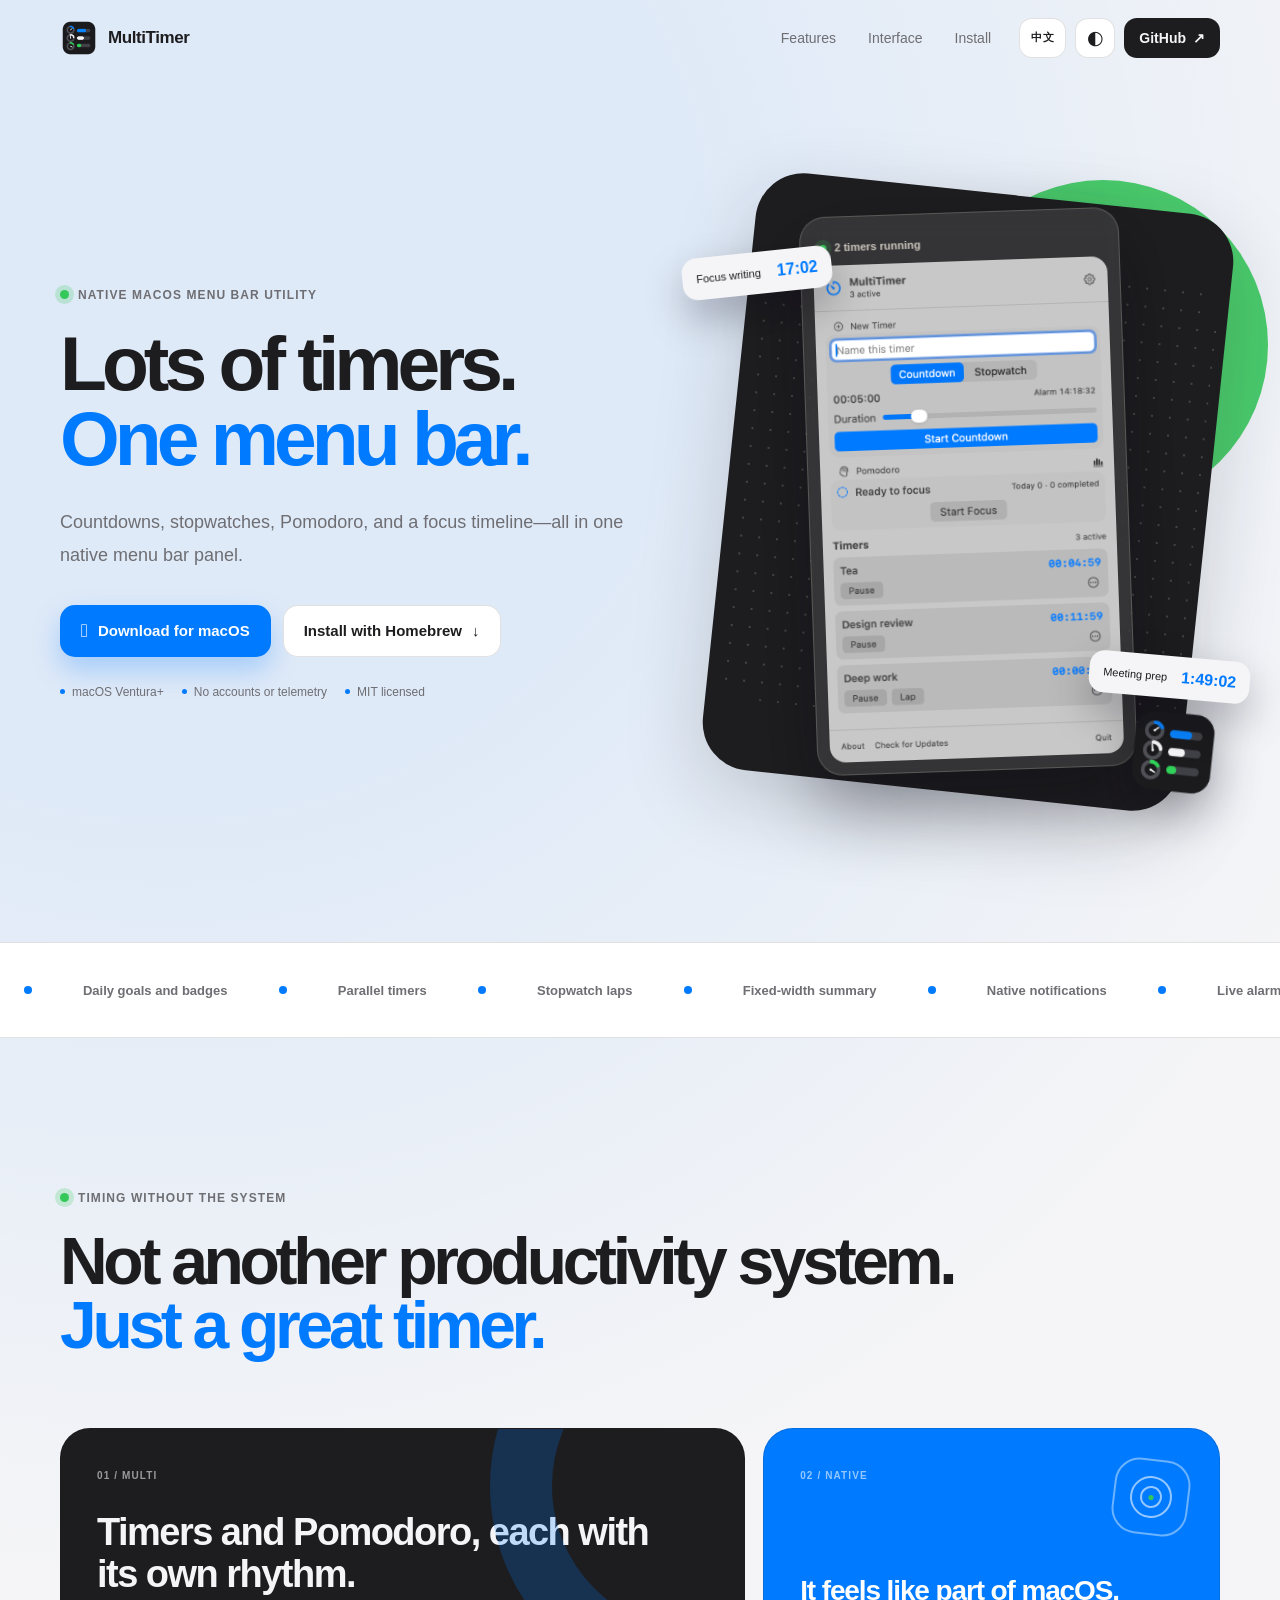
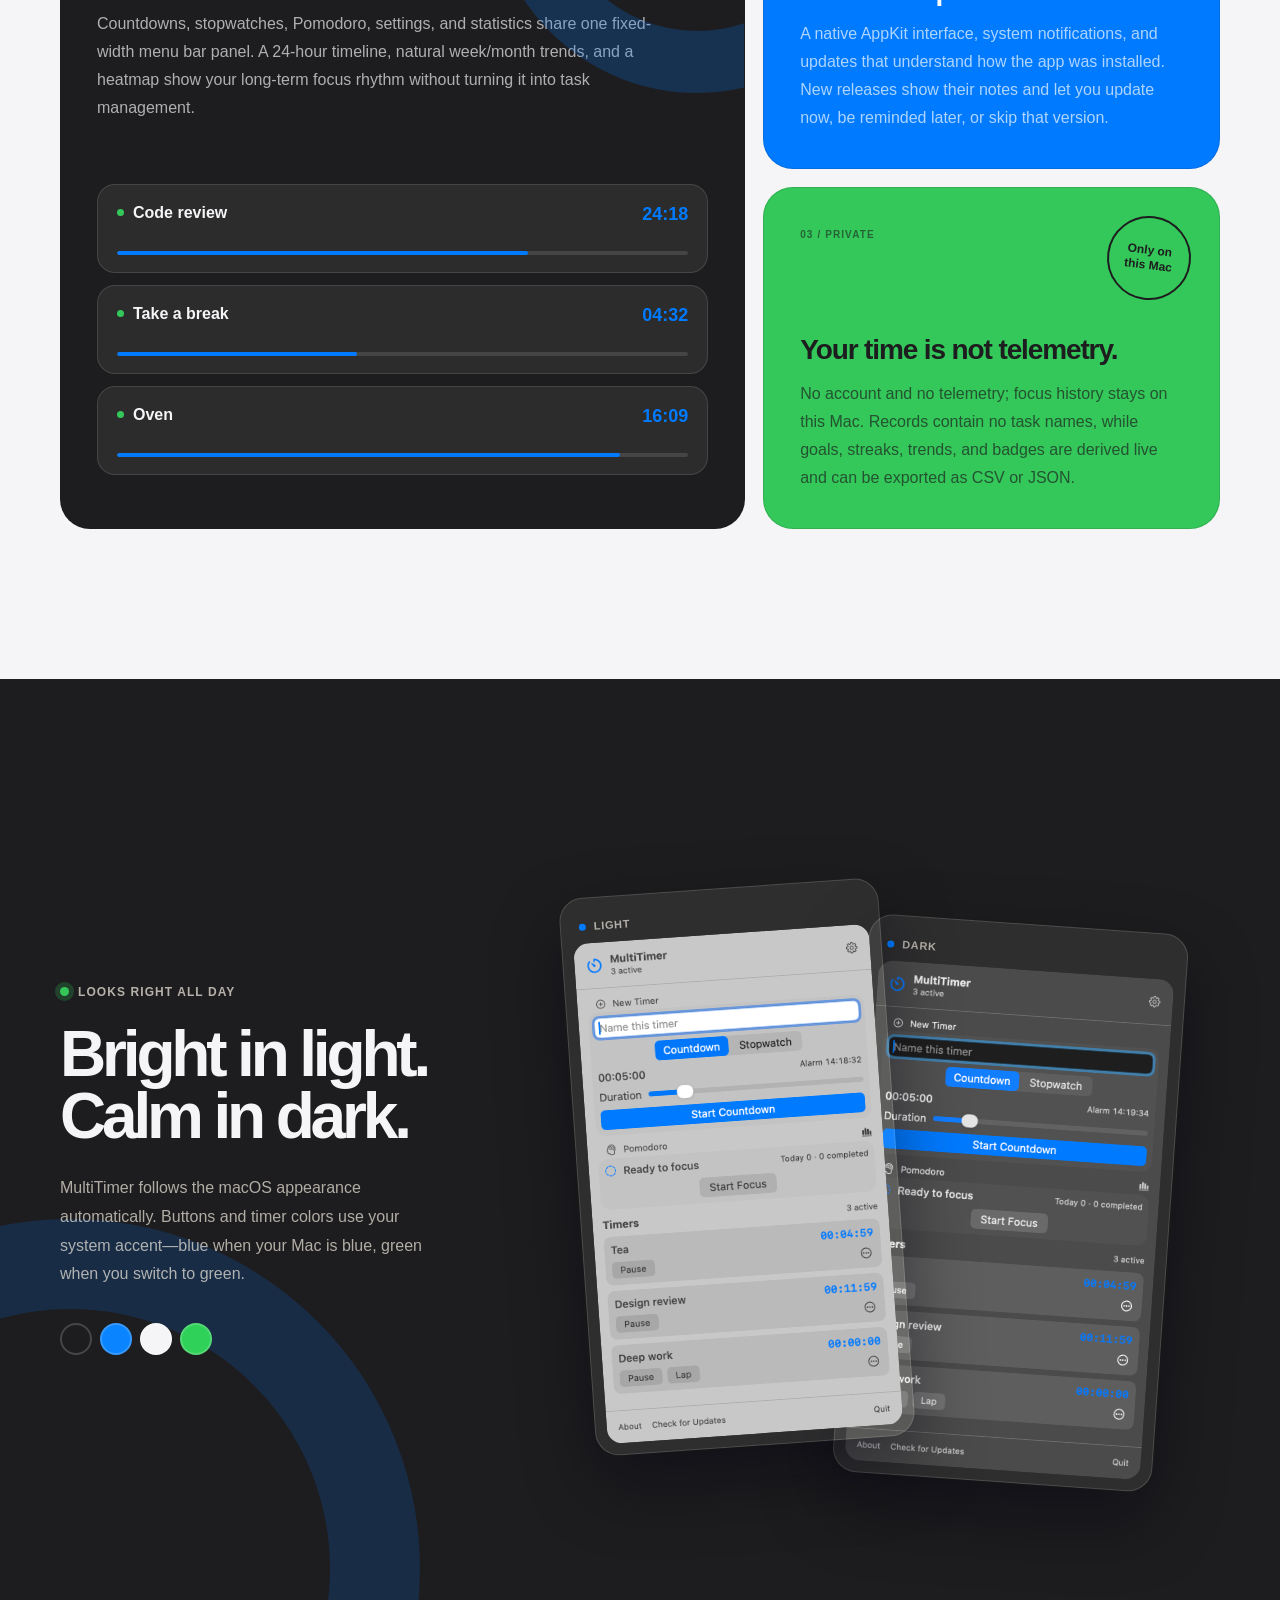
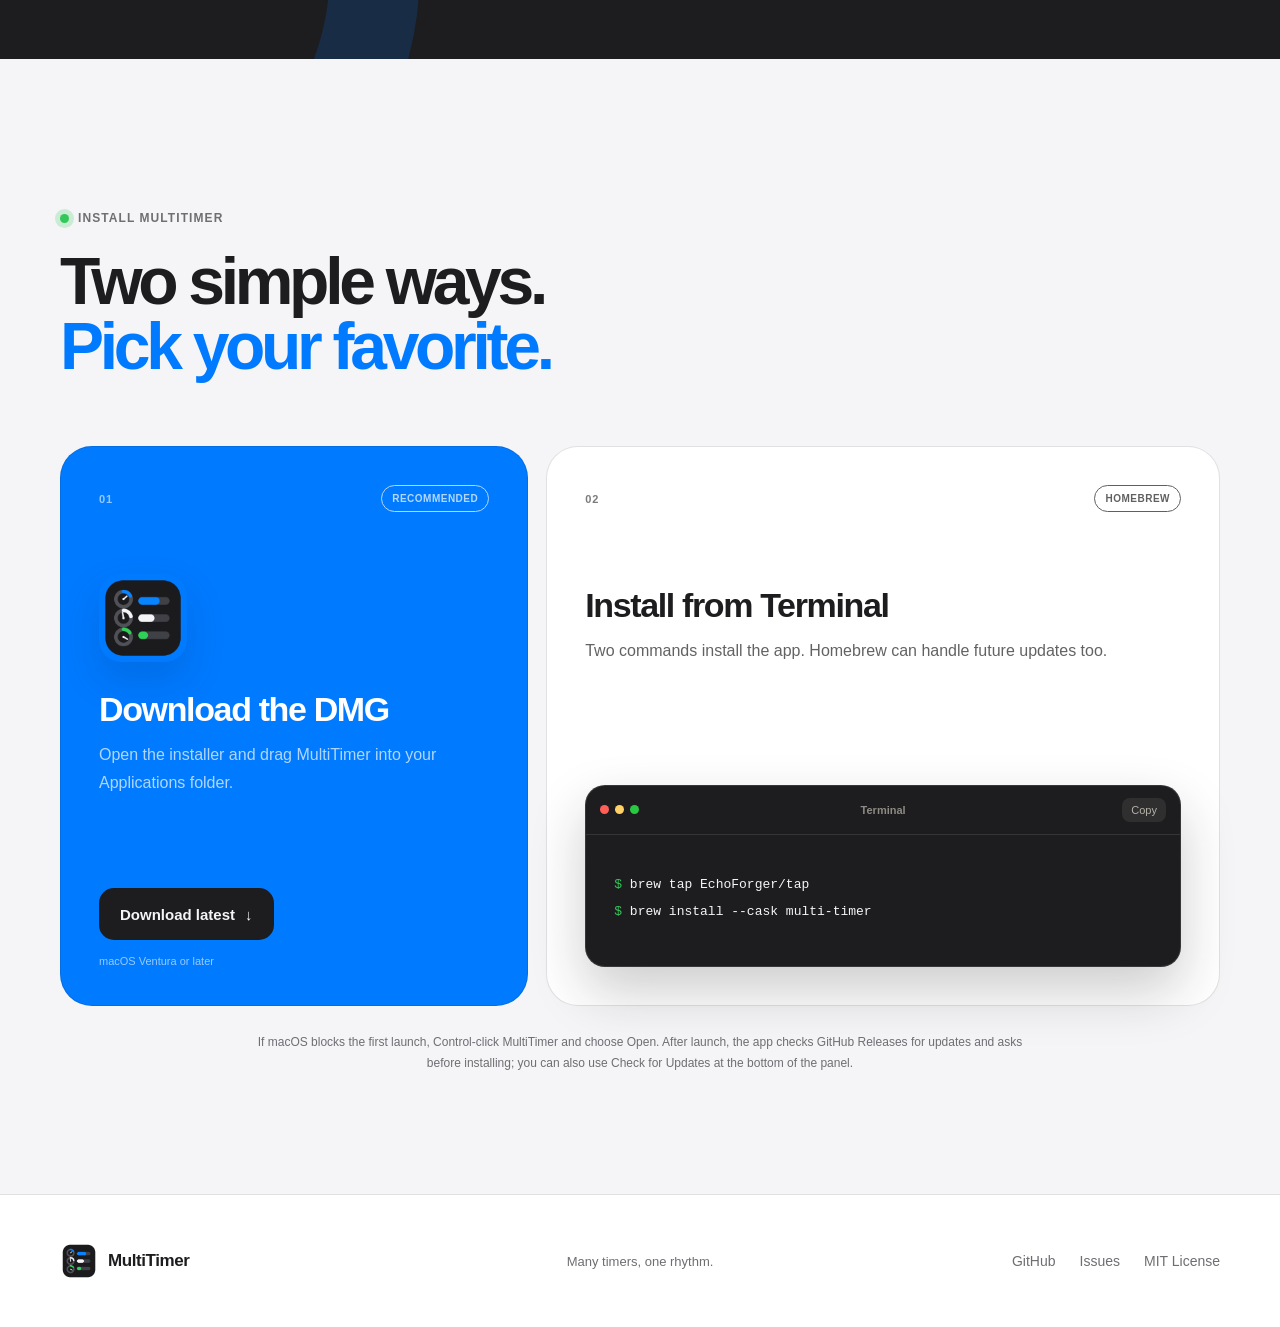
<file: index.html>
<!doctype html>
<html lang="zh-CN">
  <head>
    <meta charset="UTF-8">
    <meta name="viewport" content="width=device-width, initial-scale=1">
    <meta name="theme-color" content="#f5f5f7">
    <meta name="description" content="MultiTimer 是一款轻巧、原生的 macOS 菜单栏多任务倒计时器，内置番茄钟、长期趋势和专注时间线。">
    <meta property="og:type" content="website">
    <meta property="og:title" content="MultiTimer — 多个倒计时，一个节奏">
    <meta property="og:description" content="同时管理工作、休息和生活节奏。原生、本地、开源。">
    <meta property="og:url" content="https://echoforger.github.io/multi-timer/">
    <meta property="og:image" content="https://echoforger.github.io/multi-timer/og.png">
    <meta property="og:image:width" content="1200">
    <meta property="og:image:height" content="630">
    <meta name="twitter:card" content="summary_large_image">
    <link rel="canonical" href="https://echoforger.github.io/multi-timer/">
    <link rel="alternate" hreflang="zh-Hans" href="https://echoforger.github.io/multi-timer/">
    <link rel="alternate" hreflang="en" href="https://echoforger.github.io/multi-timer/en/">
    <link rel="alternate" hreflang="x-default" href="https://echoforger.github.io/multi-timer/">
    <link rel="icon" href="assets/app-icon.png">
    <title>MultiTimer — 原生 macOS 多任务倒计时</title>
    <script>
      (() => {
        try {
          const savedLanguage = localStorage.getItem("multitimer-language");
          const browserLanguage = (navigator.languages?.[0] || navigator.language || "").toLowerCase();
          if (savedLanguage === "en" || (!savedLanguage && !browserLanguage.startsWith("zh"))) {
            window.location.replace(`en/${window.location.hash}`);
            return;
          }
        } catch {}
        const systemDark = window.matchMedia("(prefers-color-scheme: dark)").matches;
        document.documentElement.dataset.theme = systemDark ? "dark" : "light";
      })();
    </script>
    <link rel="stylesheet" href="styles.css">
    <script src="script.js" defer></script>
  </head>
  <body>
    <a class="skip-link" href="#main">跳到主要内容</a>

    <header class="site-header">
      <nav class="nav shell" aria-label="主导航">
        <a class="brand" href="#top" aria-label="MultiTimer 首页">
          <img src="assets/app-icon.png" alt="" width="38" height="38">
          <span>MultiTimer</span>
        </a>

        <div class="nav-links">
          <a href="#why">特性</a>
          <a href="#interface">界面</a>
          <a href="#install">安装</a>
        </div>

        <div class="nav-actions">
          <a class="language-toggle" href="en/" lang="en" hreflang="en" data-language="en" aria-label="View this website in English" title="English">
            EN
          </a>
          <button class="theme-toggle" type="button" aria-label="切换深浅主题" title="切换深浅主题" data-light-label="切换到浅色主题" data-dark-label="切换到深色主题">
            <span class="theme-icon" aria-hidden="true">◐</span>
          </button>
          <a class="github-link" href="https://github.com/EchoForger/multi-timer" target="_blank" rel="noreferrer">
            GitHub <span aria-hidden="true">↗</span>
          </a>
        </div>
      </nav>
    </header>

    <main id="main">
      <section class="hero shell" id="top">
        <div class="hero-copy reveal">
          <p class="eyebrow"><span></span> 原生 macOS 菜单栏工具</p>
          <h1>倒计时很多，<br><em>菜单栏一个就够。</em></h1>
          <p class="hero-lede">倒计时、秒表、番茄钟和专注时间线，都在一个原生菜单栏面板里。</p>
          <div class="hero-actions">
            <a class="button button-primary" href="https://github.com/EchoForger/multi-timer/releases/latest" target="_blank" rel="noreferrer">
              <span class="apple-mark" aria-hidden="true"></span> 下载 macOS 版
            </a>
            <a class="button button-secondary" href="#brew">Homebrew 安装 <span aria-hidden="true">↓</span></a>
          </div>
          <div class="hero-meta" aria-label="项目特点">
            <span><i></i> macOS Ventura+</span>
            <span><i></i> 无账户与遥测</span>
            <span><i></i> MIT 开源</span>
          </div>
        </div>

        <div class="hero-art reveal" aria-label="MultiTimer 软件界面预览">
          <div class="art-grid" aria-hidden="true"></div>
          <div class="time-chip chip-one" aria-hidden="true"><span>专注写作</span><b>17:02</b></div>
          <div class="time-chip chip-two" aria-hidden="true"><span>会议准备</span><b>1:49:02</b></div>
          <div class="app-shot-frame">
            <div class="shot-label"><i></i> 2 个任务进行中</div>
            <img
              class="product-shot"
              src="light.png"
              data-light-src="light.png"
              data-dark-src="dark.png"
              alt="MultiTimer 同时运行番茄钟、倒计时和秒表的界面"
              width="316"
              height="535"
            >
          </div>
          <img class="floating-app-icon" src="assets/app-icon.png" alt="" width="92" height="92" aria-hidden="true">
        </div>
      </section>

      <section class="ticker" aria-label="核心能力">
        <div class="ticker-track">
          <span>独立番茄钟 <i></i></span>
          <span>24 小时专注时间线 <i></i></span>
          <span>周月专注趋势 <i></i></span>
          <span>每日目标与徽章 <i></i></span>
          <span>多路并行 <i></i></span>
          <span>秒表计圈 <i></i></span>
          <span>等宽菜单栏摘要 <i></i></span>
          <span>原生通知 <i></i></span>
          <span>动态响铃时间 <i></i></span>
          <span>自动恢复 <i></i></span>
          <span>深浅模式 <i></i></span>
          <span>完全本地 <i></i></span>
        </div>
      </section>

      <section class="section shell">
        <div class="section-intro reveal" id="why">
          <p class="eyebrow"><span></span> 专心把计时做好</p>
          <h2>不是又一个时间管理系统。<br><em>就是一个好用的计时器。</em></h2>
        </div>

        <div class="feature-grid">
          <article class="feature feature-main reveal">
            <span class="feature-index">01 / MULTI</span>
            <h3>计时器与番茄钟，各有自己的节奏。</h3>
            <p>倒计时、秒表、番茄钟、设置与统计都在同一个固定宽度面板中管理；24 小时时间线、周月趋势和热力图记录你的长期专注节奏。</p>
            <div class="mini-timers" aria-hidden="true">
              <div><span><i></i>代码审查</span><b>24:18</b><em style="--p:72%"></em></div>
              <div><span><i></i>休息一下</span><b>04:32</b><em style="--p:42%"></em></div>
              <div><span><i></i>烤箱</span><b>16:09</b><em style="--p:88%"></em></div>
            </div>
          </article>

          <article class="feature feature-native reveal">
            <span class="feature-index">02 / NATIVE</span>
            <div class="native-symbol" aria-hidden="true"><span>●</span></div>
            <h3>它就像 macOS 的一部分。</h3>
            <p>原生 AppKit 界面、系统通知和安装来源感知更新。启动时通过 GitHub Release 检查并显示新版特性，由你选择立即更新、稍后提醒或跳过版本。</p>
          </article>

          <article class="feature feature-private reveal">
            <span class="feature-index">03 / PRIVATE</span>
            <div class="private-badge" aria-hidden="true">只在<br>这台 Mac</div>
            <h3>你的时间，不是遥测数据。</h3>
            <p>不需要账户，没有遥测，专注历史永久保存在本机。记录不包含任务名称；每日目标、连续达成、趋势与徽章都由原始时间记录实时计算，并可导出 CSV 或 JSON。</p>
          </article>
        </div>
      </section>

      <section class="interface-section">
        <div class="shell interface-grid">
          <div class="interface-copy reveal" id="interface">
            <p class="eyebrow light"><span></span> 一天都好看</p>
            <h2>浅色清醒，<br>深色安静。</h2>
            <p>MultiTimer 自动跟随 macOS 的深浅外观；按钮和计时颜色使用系统强调色。系统是蓝色，它就是蓝色；换成绿色，它也会一起变化。</p>
            <div class="palette" aria-label="系统配色">
              <i title="深色外观"></i><i title="系统蓝"></i><i title="浅色外观"></i><i title="系统绿"></i>
            </div>
          </div>
          <div class="dual-shots reveal" aria-label="MultiTimer 浅色和深色界面">
            <figure class="shot-card shot-light">
              <figcaption><span></span> Light</figcaption>
              <img src="light.png" alt="MultiTimer 浅色紧凑界面" width="316" height="535">
            </figure>
            <figure class="shot-card shot-dark">
              <figcaption><span></span> Dark</figcaption>
              <img src="dark.png" alt="MultiTimer 深色紧凑界面" width="316" height="535">
            </figure>
          </div>
        </div>
      </section>

      <section class="install-section shell">
        <div class="install-heading reveal" id="install">
          <p class="eyebrow"><span></span> 安装 MultiTimer</p>
          <h2>两种安装方式。<br><em>选你顺手的。</em></h2>
        </div>

        <div class="install-grid">
          <article class="install-option download-option reveal">
            <div class="option-top">
              <span class="option-number">01</span>
              <span class="option-pill">推荐</span>
            </div>
            <img src="assets/app-icon.png" alt="MultiTimer 图标" width="88" height="88">
            <h3>下载 DMG</h3>
            <p>打开安装包，将 MultiTimer 拖入“应用程序”文件夹。</p>
            <a class="button button-dark" href="https://github.com/EchoForger/multi-timer/releases/latest" target="_blank" rel="noreferrer">
              下载最新版 <span aria-hidden="true">↓</span>
            </a>
            <small>macOS Ventura 或更高版本</small>
          </article>

          <article class="install-option brew-option reveal" id="brew">
            <div class="option-top">
              <span class="option-number">02</span>
              <span class="option-pill">Homebrew</span>
            </div>
            <h3>用终端安装</h3>
            <p>两行命令完成安装，以后也可以通过 Homebrew 直接更新。</p>
            <div class="terminal" aria-label="Homebrew 安装命令">
              <div class="terminal-bar">
                <span><i></i><i></i><i></i></span>
                <b>Terminal</b>
                <button class="copy-button" type="button" data-copy="brew tap EchoForger/tap&#10;brew install --cask multi-timer" data-copy-label="复制" data-copy-success="已复制" data-copy-error="复制失败" aria-label="复制 Homebrew 安装命令">复制</button>
              </div>
              <pre><code><span>$</span> brew tap EchoForger/tap
<span>$</span> brew install --cask multi-timer</code></pre>
            </div>
          </article>
        </div>

        <p class="first-open reveal">首次打开若被 macOS 拦截，请右键 MultiTimer 并选择“打开”。应用启动后会通过 GitHub Release 检查更新，发现新版时由你确认是否安装；也可通过面板底部的“检查更新”手动检查。</p>
      </section>
    </main>

    <footer class="site-footer">
      <div class="shell footer-inner">
        <a class="brand" href="#top" aria-label="返回顶部">
          <img src="assets/app-icon.png" alt="" width="38" height="38">
          <span>MultiTimer</span>
        </a>
        <p>多个倒计时，一个节奏。</p>
        <div class="footer-links">
          <a href="https://github.com/EchoForger/multi-timer" target="_blank" rel="noreferrer">GitHub</a>
          <a href="https://github.com/EchoForger/multi-timer/issues" target="_blank" rel="noreferrer">Issues</a>
          <a href="https://github.com/EchoForger/multi-timer/blob/master/LICENSE" target="_blank" rel="noreferrer">MIT License</a>
        </div>
      </div>
    </footer>
  </body>
</html>
</file>
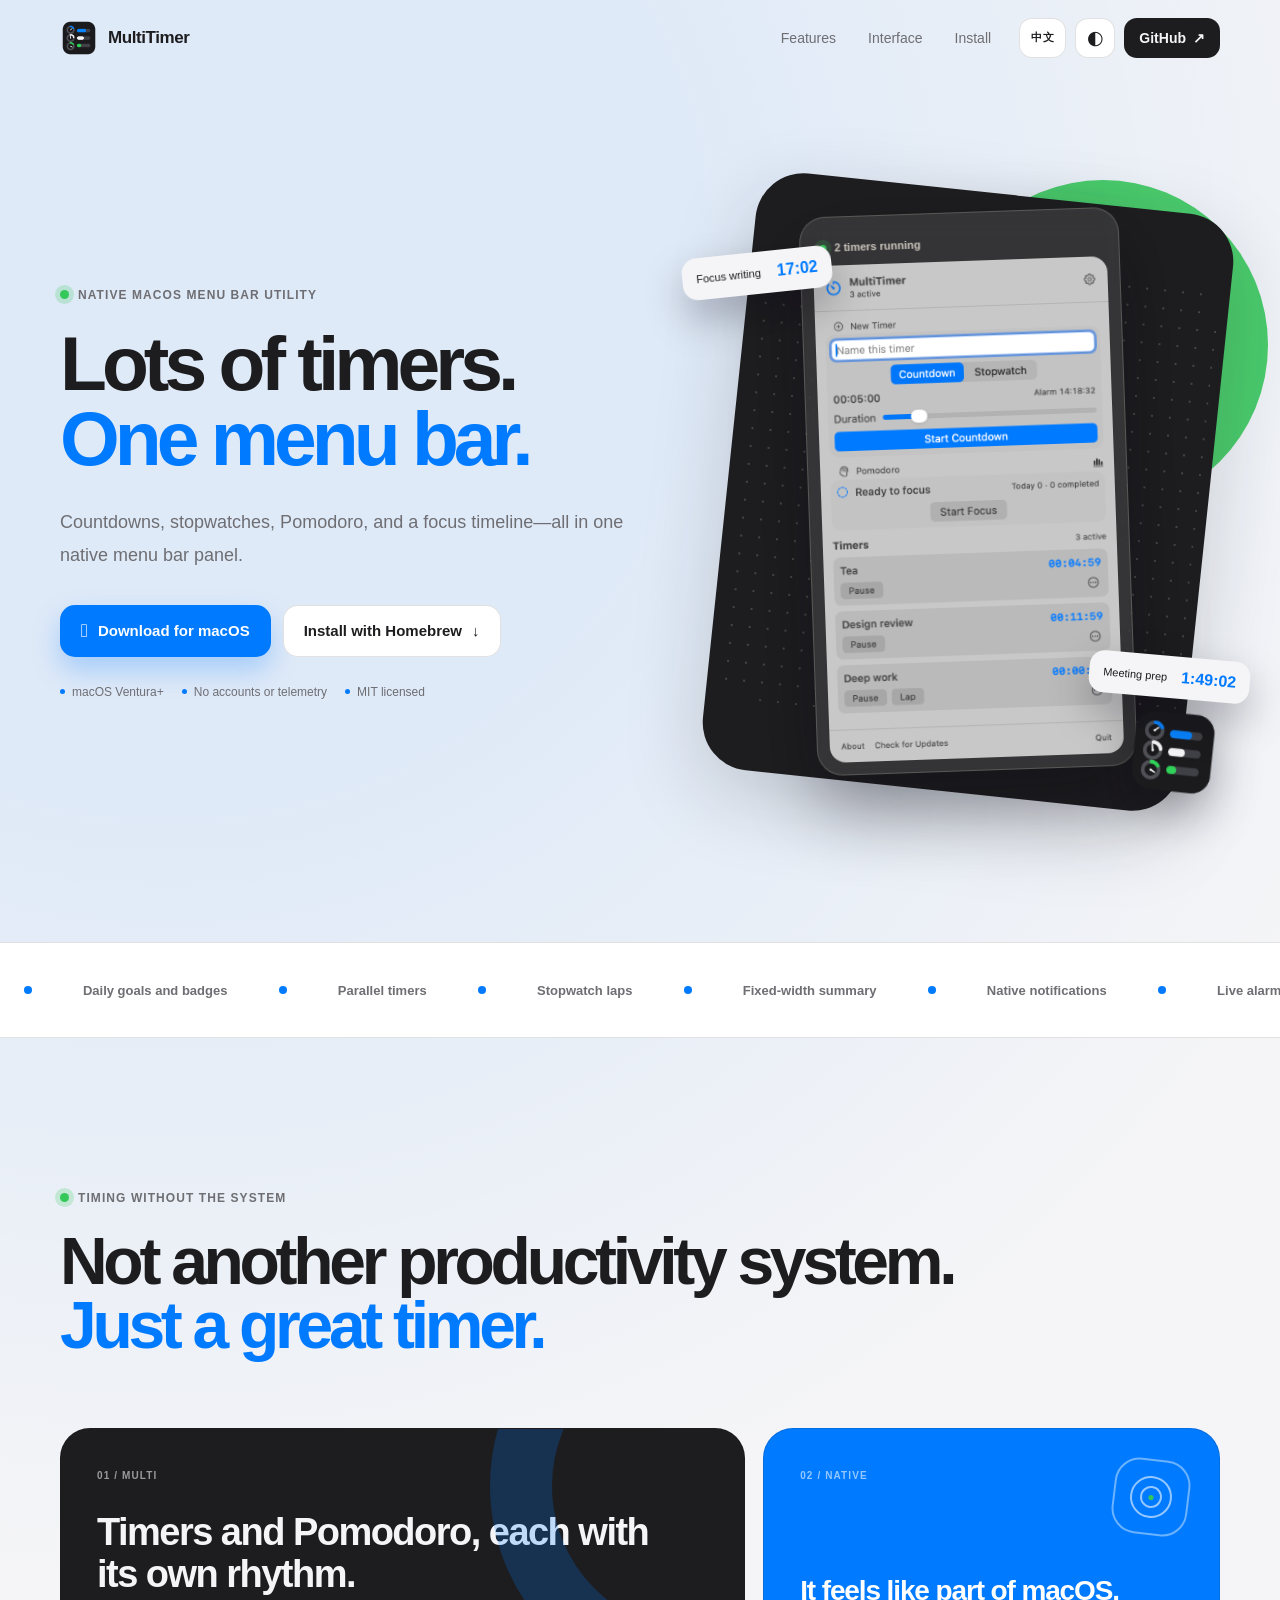
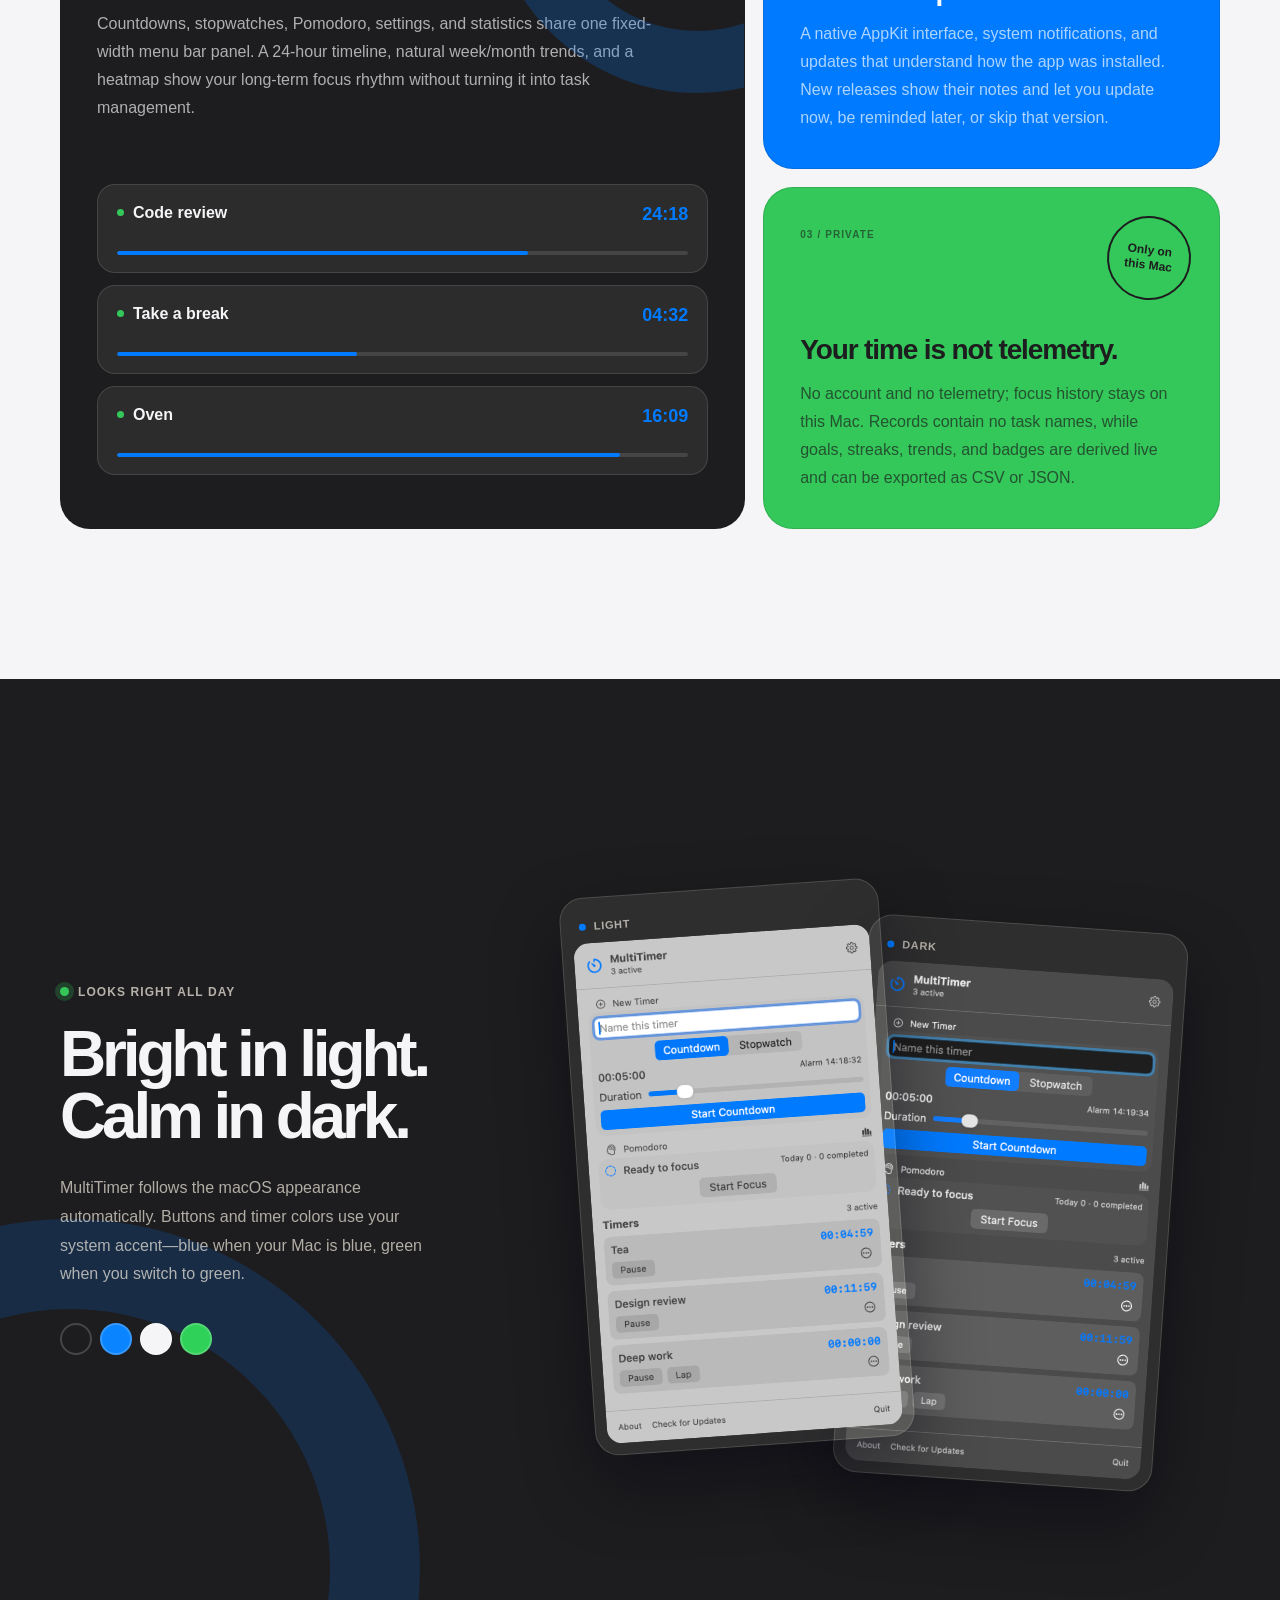
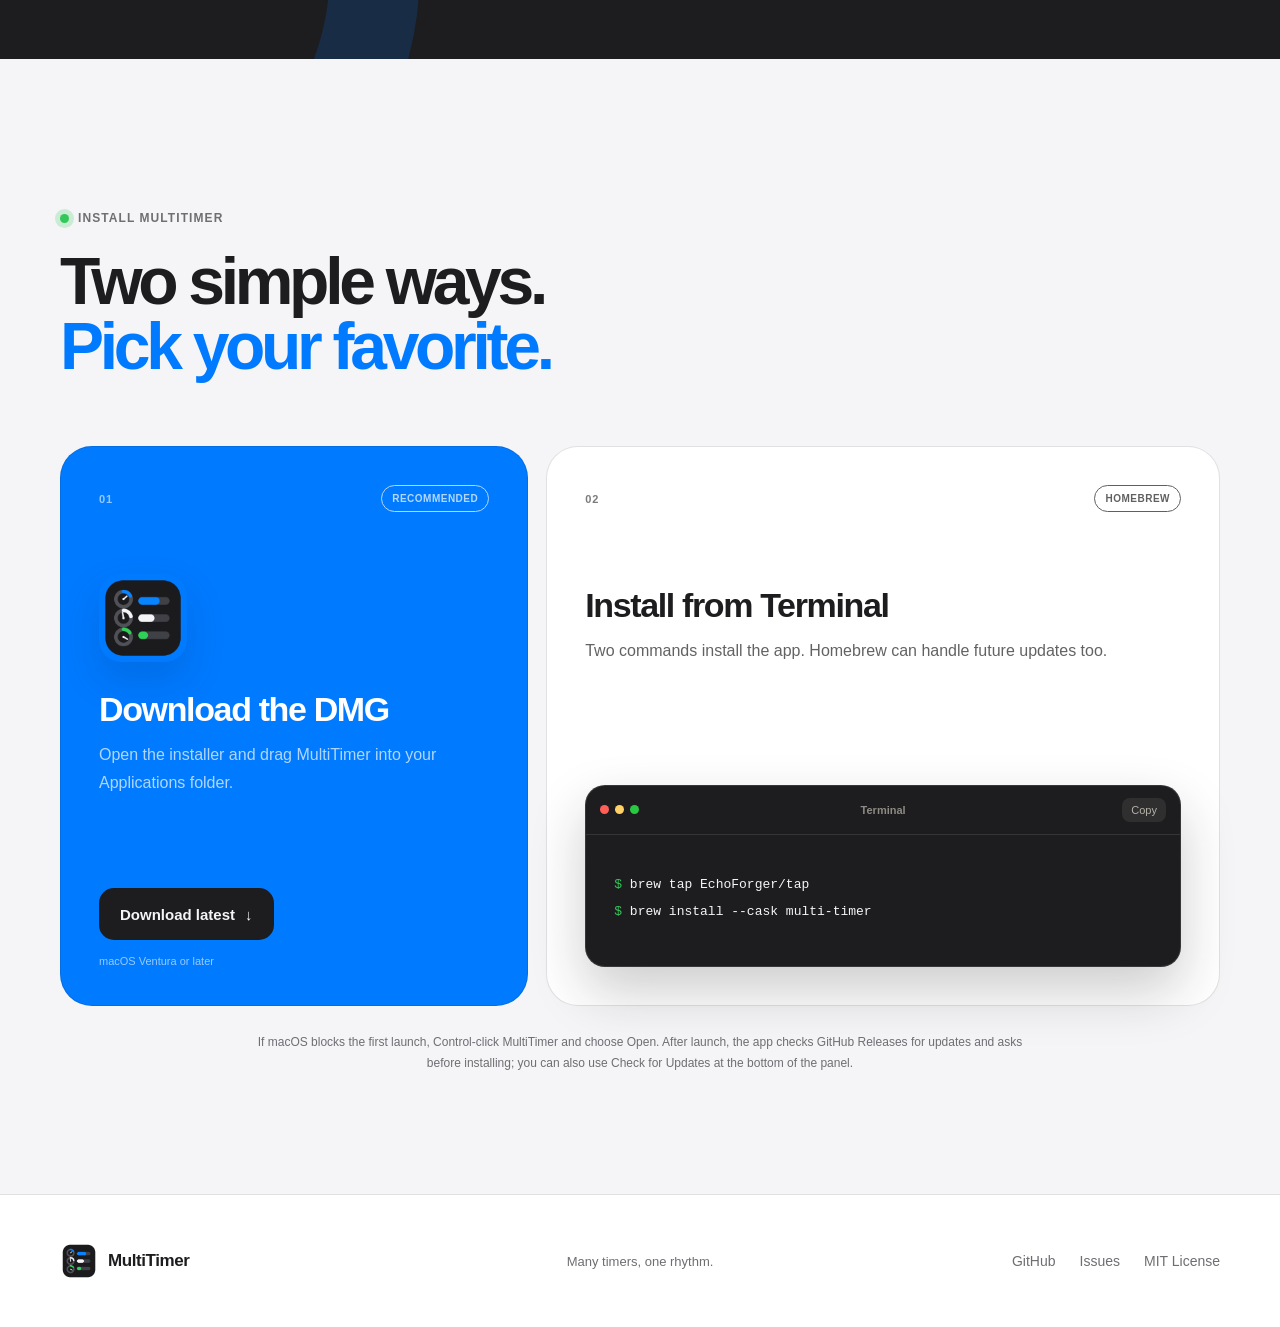
<file: en/index.html>
<!doctype html>
<html lang="en">
  <head>
    <meta charset="UTF-8">
    <meta name="viewport" content="width=device-width, initial-scale=1">
    <meta name="theme-color" content="#f5f5f7">
    <meta name="description" content="MultiTimer is a lightweight native macOS menu bar timer with Pomodoro, long-term trends, and a 24-hour focus timeline.">
    <meta property="og:type" content="website">
    <meta property="og:title" content="MultiTimer — Many timers, one rhythm">
    <meta property="og:description" content="Keep work, breaks, meetings, and everyday tasks on time. Native, local, and open source.">
    <meta property="og:url" content="https://echoforger.github.io/multi-timer/en/">
    <meta property="og:image" content="https://echoforger.github.io/multi-timer/og.png">
    <meta property="og:image:width" content="1200">
    <meta property="og:image:height" content="630">
    <meta name="twitter:card" content="summary_large_image">
    <link rel="canonical" href="https://echoforger.github.io/multi-timer/en/">
    <link rel="alternate" hreflang="zh-Hans" href="https://echoforger.github.io/multi-timer/">
    <link rel="alternate" hreflang="en" href="https://echoforger.github.io/multi-timer/en/">
    <link rel="alternate" hreflang="x-default" href="https://echoforger.github.io/multi-timer/">
    <link rel="icon" href="../assets/app-icon.png">
    <title>MultiTimer — Native multiple timers for macOS</title>
    <script>
      (() => {
        const systemDark = window.matchMedia("(prefers-color-scheme: dark)").matches;
        document.documentElement.dataset.theme = systemDark ? "dark" : "light";
      })();
    </script>
    <link rel="stylesheet" href="../styles.css">
    <script src="../script.js" defer></script>
  </head>
  <body>
    <a class="skip-link" href="#main">Skip to main content</a>

    <header class="site-header">
      <nav class="nav shell" aria-label="Main navigation">
        <a class="brand" href="#top" aria-label="MultiTimer home">
          <img src="../assets/app-icon.png" alt="" width="38" height="38">
          <span>MultiTimer</span>
        </a>

        <div class="nav-links">
          <a href="#why">Features</a>
          <a href="#interface">Interface</a>
          <a href="#install">Install</a>
        </div>

        <div class="nav-actions">
          <a class="language-toggle" href="../" lang="zh-Hans" hreflang="zh-Hans" data-language="zh" aria-label="用简体中文查看此网站" title="简体中文">
            中文
          </a>
          <button class="theme-toggle" type="button" aria-label="Switch appearance" title="Switch appearance" data-light-label="Switch to light appearance" data-dark-label="Switch to dark appearance">
            <span class="theme-icon" aria-hidden="true">◐</span>
          </button>
          <a class="github-link" href="https://github.com/EchoForger/multi-timer" target="_blank" rel="noreferrer">
            GitHub <span aria-hidden="true">↗</span>
          </a>
        </div>
      </nav>
    </header>

    <main id="main">
      <section class="hero shell" id="top">
        <div class="hero-copy reveal">
          <p class="eyebrow"><span></span> Native macOS menu bar utility</p>
          <h1>Lots of timers.<br><em>One menu bar.</em></h1>
          <p class="hero-lede">Countdowns, stopwatches, Pomodoro, and a focus timeline—all in one native menu bar panel.</p>
          <div class="hero-actions">
            <a class="button button-primary" href="https://github.com/EchoForger/multi-timer/releases/latest" target="_blank" rel="noreferrer">
              <span class="apple-mark" aria-hidden="true"></span> Download for macOS
            </a>
            <a class="button button-secondary" href="#brew">Install with Homebrew <span aria-hidden="true">↓</span></a>
          </div>
          <div class="hero-meta" aria-label="Project highlights">
            <span><i></i> macOS Ventura+</span>
            <span><i></i> No accounts or telemetry</span>
            <span><i></i> MIT licensed</span>
          </div>
        </div>

        <div class="hero-art reveal" aria-label="MultiTimer interface preview">
          <div class="art-grid" aria-hidden="true"></div>
          <div class="time-chip chip-one" aria-hidden="true"><span>Focus writing</span><b>17:02</b></div>
          <div class="time-chip chip-two" aria-hidden="true"><span>Meeting prep</span><b>1:49:02</b></div>
          <div class="app-shot-frame">
            <div class="shot-label"><i></i> 2 timers running</div>
            <img
              class="product-shot"
              src="../light.png"
              data-light-src="../light.png"
              data-dark-src="../dark.png"
              alt="MultiTimer running a Pomodoro, countdown, and stopwatch"
              width="316"
              height="535"
            >
          </div>
          <img class="floating-app-icon" src="../assets/app-icon.png" alt="" width="92" height="92" aria-hidden="true">
        </div>
      </section>

      <section class="ticker" aria-label="Core capabilities">
        <div class="ticker-track">
          <span>Dedicated Pomodoro <i></i></span>
          <span>24-hour focus timeline <i></i></span>
          <span>Weekly and monthly trends <i></i></span>
          <span>Daily goals and badges <i></i></span>
          <span>Parallel timers <i></i></span>
          <span>Stopwatch laps <i></i></span>
          <span>Fixed-width summary <i></i></span>
          <span>Native notifications <i></i></span>
          <span>Live alarm time <i></i></span>
          <span>Automatic restore <i></i></span>
          <span>Light and dark <i></i></span>
          <span>Fully local <i></i></span>
        </div>
      </section>

      <section class="section shell">
        <div class="section-intro reveal" id="why">
          <p class="eyebrow"><span></span> Timing without the system</p>
          <h2>Not another productivity system.<br><em>Just a great timer.</em></h2>
        </div>

        <div class="feature-grid">
          <article class="feature feature-main reveal">
            <span class="feature-index">01 / MULTI</span>
            <h3>Timers and Pomodoro, each with its own rhythm.</h3>
            <p>
              Countdowns, stopwatches, Pomodoro, settings, and statistics share one fixed-width
              menu bar panel. A 24-hour timeline, natural week/month trends, and a heatmap show
              your long-term focus rhythm without turning it into task management.
            </p>
            <div class="mini-timers" aria-hidden="true">
              <div><span><i></i>Code review</span><b>24:18</b><em style="--p:72%"></em></div>
              <div><span><i></i>Take a break</span><b>04:32</b><em style="--p:42%"></em></div>
              <div><span><i></i>Oven</span><b>16:09</b><em style="--p:88%"></em></div>
            </div>
          </article>

          <article class="feature feature-native reveal">
            <span class="feature-index">02 / NATIVE</span>
            <div class="native-symbol" aria-hidden="true"><span>●</span></div>
            <h3>It feels like part of macOS.</h3>
            <p>A native AppKit interface, system notifications, and updates that understand how the app was installed. New releases show their notes and let you update now, be reminded later, or skip that version.</p>
          </article>

          <article class="feature feature-private reveal">
            <span class="feature-index">03 / PRIVATE</span>
            <div class="private-badge" aria-hidden="true">Only on<br>this Mac</div>
            <h3>Your time is not telemetry.</h3>
            <p>No account and no telemetry; focus history stays on this Mac. Records contain no task names, while goals, streaks, trends, and badges are derived live and can be exported as CSV or JSON.</p>
          </article>
        </div>
      </section>

      <section class="interface-section">
        <div class="shell interface-grid">
          <div class="interface-copy reveal" id="interface">
            <p class="eyebrow light"><span></span> Looks right all day</p>
            <h2>Bright in light.<br>Calm in dark.</h2>
            <p>MultiTimer follows the macOS appearance automatically. Buttons and timer colors use your system accent—blue when your Mac is blue, green when you switch to green.</p>
            <div class="palette" aria-label="System colors">
              <i title="Dark appearance"></i><i title="System blue"></i><i title="Light appearance"></i><i title="System green"></i>
            </div>
          </div>
          <div class="dual-shots reveal" aria-label="MultiTimer light and dark interfaces">
            <figure class="shot-card shot-light">
              <figcaption><span></span> Light</figcaption>
              <img src="../light.png" alt="MultiTimer compact interface in light appearance" width="316" height="535">
            </figure>
            <figure class="shot-card shot-dark">
              <figcaption><span></span> Dark</figcaption>
              <img src="../dark.png" alt="MultiTimer compact interface in dark appearance" width="316" height="535">
            </figure>
          </div>
        </div>
      </section>

      <section class="install-section shell">
        <div class="install-heading reveal" id="install">
          <p class="eyebrow"><span></span> Install MultiTimer</p>
          <h2>Two simple ways.<br><em>Pick your favorite.</em></h2>
        </div>

        <div class="install-grid">
          <article class="install-option download-option reveal">
            <div class="option-top">
              <span class="option-number">01</span>
              <span class="option-pill">Recommended</span>
            </div>
            <img src="../assets/app-icon.png" alt="MultiTimer app icon" width="88" height="88">
            <h3>Download the DMG</h3>
            <p>Open the installer and drag MultiTimer into your Applications folder.</p>
            <a class="button button-dark" href="https://github.com/EchoForger/multi-timer/releases/latest" target="_blank" rel="noreferrer">
              Download latest <span aria-hidden="true">↓</span>
            </a>
            <small>macOS Ventura or later</small>
          </article>

          <article class="install-option brew-option reveal" id="brew">
            <div class="option-top">
              <span class="option-number">02</span>
              <span class="option-pill">Homebrew</span>
            </div>
            <h3>Install from Terminal</h3>
            <p>Two commands install the app. Homebrew can handle future updates too.</p>
            <div class="terminal" aria-label="Homebrew installation commands">
              <div class="terminal-bar">
                <span><i></i><i></i><i></i></span>
                <b>Terminal</b>
                <button class="copy-button" type="button" data-copy="brew tap EchoForger/tap&#10;brew install --cask multi-timer" data-copy-label="Copy" data-copy-success="Copied" data-copy-error="Copy failed" aria-label="Copy Homebrew installation commands">Copy</button>
              </div>
              <pre><code><span>$</span> brew tap EchoForger/tap
<span>$</span> brew install --cask multi-timer</code></pre>
            </div>
          </article>
        </div>

        <p class="first-open reveal">If macOS blocks the first launch, Control-click MultiTimer and choose Open. After launch, the app checks GitHub Releases for updates and asks before installing; you can also use Check for Updates at the bottom of the panel.</p>
      </section>
    </main>

    <footer class="site-footer">
      <div class="shell footer-inner">
        <a class="brand" href="#top" aria-label="Back to top">
          <img src="../assets/app-icon.png" alt="" width="38" height="38">
          <span>MultiTimer</span>
        </a>
        <p>Many timers, one rhythm.</p>
        <div class="footer-links">
          <a href="https://github.com/EchoForger/multi-timer" target="_blank" rel="noreferrer">GitHub</a>
          <a href="https://github.com/EchoForger/multi-timer/issues" target="_blank" rel="noreferrer">Issues</a>
          <a href="https://github.com/EchoForger/multi-timer/blob/master/LICENSE" target="_blank" rel="noreferrer">MIT License</a>
        </div>
      </div>
    </footer>
  </body>
</html>
</file>
<file: styles.css>
:root {
  color-scheme: light;
  --bg: #f5f5f7;
  --bg-strong: #e8e8ed;
  --surface: #ffffff;
  --surface-soft: #eeeef2;
  --ink: #1d1d1f;
  --ink-soft: #3a3a3c;
  --muted: #6e6e73;
  --line: rgba(29, 29, 31, 0.13);
  --accent: #007aff;
  --accent-deep: #0066d6;
  --accent-soft: #dbeafe;
  --success: #34c759;
  --cream: #f5f5f7;
  --shadow: 0 26px 80px rgba(29, 29, 31, 0.18);
  --shell: min(1160px, calc(100% - 40px));
  --header-height: 76px;
}

:root[data-theme="dark"] {
  color-scheme: dark;
  --bg: #1c1c1e;
  --bg-strong: #111112;
  --surface: #2c2c2e;
  --surface-soft: #3a3a3c;
  --ink: #f5f5f7;
  --ink-soft: #e5e5ea;
  --muted: #aeaeb2;
  --line: rgba(245, 245, 247, 0.13);
  --accent: #0a84ff;
  --accent-deep: #409cff;
  --accent-soft: #153552;
  --success: #30d158;
  --cream: #f5f5f7;
  --shadow: 0 30px 90px rgba(0, 0, 0, 0.4);
}

* {
  box-sizing: border-box;
}

html {
  scroll-behavior: auto;
  scroll-padding-top: var(--header-height);
  overflow-x: hidden;
}

#why,
#interface,
#install {
  scroll-margin-top: 20px;
}

body {
  margin: 0;
  min-width: 320px;
  overflow-x: hidden;
  background:
    radial-gradient(circle at 13% 6%, color-mix(in srgb, var(--accent) 9%, transparent) 0 12%, transparent 30%),
    var(--bg);
  color: var(--ink);
  font-family: -apple-system, BlinkMacSystemFont, "SF Pro Display", "PingFang SC", "Helvetica Neue", sans-serif;
  -webkit-font-smoothing: antialiased;
  transition: background-color 220ms ease, color 220ms ease;
}

a {
  color: inherit;
  text-decoration: none;
}

button,
a {
  -webkit-tap-highlight-color: transparent;
}

button {
  font: inherit;
}

.shell {
  width: var(--shell);
  margin-inline: auto;
}

.skip-link {
  position: fixed;
  z-index: 100;
  top: 10px;
  left: 10px;
  padding: 10px 14px;
  border-radius: 10px;
  background: var(--ink);
  color: var(--bg);
  transform: translateY(-160%);
}

.skip-link:focus {
  transform: translateY(0);
}

.site-header {
  position: fixed;
  z-index: 50;
  inset: 0 0 auto;
  height: var(--header-height);
  border-bottom: 1px solid transparent;
  transition: border-color 180ms ease, background 180ms ease, box-shadow 180ms ease;
}

.site-header.scrolled {
  border-color: var(--line);
  background: color-mix(in srgb, var(--bg) 88%, transparent);
  box-shadow: 0 8px 32px rgba(29, 29, 31, 0.07);
  backdrop-filter: blur(22px) saturate(160%);
  -webkit-backdrop-filter: blur(22px) saturate(160%);
}

.nav {
  height: 100%;
  display: flex;
  align-items: center;
  gap: 28px;
}

.brand {
  display: inline-flex;
  align-items: center;
  gap: 10px;
  font-size: 17px;
  font-weight: 760;
  letter-spacing: -0.025em;
}

.brand img {
  display: block;
  border-radius: 10px;
}

.nav-links {
  margin-left: auto;
  display: flex;
  align-items: center;
  gap: 32px;
}

.nav-links a,
.footer-links a {
  color: var(--muted);
  font-size: 14px;
  transition: color 160ms ease;
}

.nav-links a:hover,
.footer-links a:hover {
  color: var(--ink);
}

.nav-actions {
  display: flex;
  align-items: center;
  gap: 9px;
}

.theme-toggle,
.language-toggle {
  width: 40px;
  height: 40px;
  border: 1px solid var(--line);
  border-radius: 13px;
  background: var(--surface);
  color: var(--ink);
  cursor: pointer;
  display: grid;
  place-items: center;
  transition: transform 160ms ease, border-color 160ms ease;
}

.theme-toggle:hover,
.language-toggle:hover {
  transform: translateY(-2px) rotate(8deg);
  border-color: color-mix(in srgb, var(--accent) 55%, var(--line));
}

.language-toggle {
  width: auto;
  min-width: 44px;
  padding-inline: 11px;
  font-size: 11px;
  font-weight: 780;
  letter-spacing: 0.055em;
}

.language-toggle:hover {
  transform: translateY(-2px);
}

.theme-icon {
  font-size: 19px;
  line-height: 1;
}

.github-link {
  min-height: 40px;
  padding: 0 15px;
  border-radius: 13px;
  display: inline-flex;
  align-items: center;
  gap: 7px;
  background: var(--ink);
  color: var(--bg);
  font-size: 14px;
  font-weight: 700;
}

.hero {
  position: relative;
  min-height: 810px;
  padding-top: 152px;
  padding-bottom: 110px;
  display: grid;
  grid-template-columns: minmax(0, 0.98fr) minmax(440px, 0.86fr);
  align-items: center;
  gap: 82px;
}

.hero-copy {
  position: relative;
  z-index: 2;
}

.eyebrow {
  margin: 0 0 24px;
  display: inline-flex;
  align-items: center;
  gap: 9px;
  color: var(--muted);
  font-size: 12px;
  font-weight: 780;
  letter-spacing: 0.09em;
  text-transform: uppercase;
}

.eyebrow > span {
  width: 9px;
  height: 9px;
  border-radius: 50%;
  background: var(--success);
  box-shadow: 0 0 0 5px color-mix(in srgb, var(--success) 22%, transparent);
}

.eyebrow.light {
  color: rgba(255, 247, 234, 0.68);
}

.hero h1,
.section-intro h2,
.interface-copy h2,
.install-heading h2 {
  margin: 0;
  font-size: clamp(54px, 6vw, 82px);
  line-height: 0.98;
  letter-spacing: -0.065em;
  font-weight: 810;
}

.hero h1 em,
.section-intro h2 em,
.install-heading h2 em {
  color: var(--accent);
  font-style: normal;
}

.hero-lede {
  max-width: 580px;
  margin: 30px 0 0;
  color: var(--muted);
  font-size: 18px;
  line-height: 1.78;
}

.hero-actions {
  margin-top: 34px;
  display: flex;
  flex-wrap: wrap;
  gap: 12px;
}

.button {
  min-height: 52px;
  padding: 0 20px;
  border: 1px solid transparent;
  border-radius: 15px;
  display: inline-flex;
  align-items: center;
  justify-content: center;
  gap: 10px;
  font-size: 15px;
  font-weight: 720;
  transition: transform 170ms ease, box-shadow 170ms ease, background 170ms ease;
}

.button:hover {
  transform: translateY(-3px);
}

.button-primary {
  background: var(--accent);
  color: #fff;
  box-shadow: 0 13px 28px color-mix(in srgb, var(--accent) 27%, transparent);
}

.button-primary:hover {
  background: var(--accent-deep);
  box-shadow: 0 17px 34px color-mix(in srgb, var(--accent) 34%, transparent);
}

.button-secondary {
  border-color: var(--line);
  background: var(--surface);
}

.button-dark {
  align-self: flex-start;
  margin-top: auto;
  background: var(--ink);
  color: var(--bg);
}

.apple-mark {
  font-family: -apple-system, BlinkMacSystemFont, sans-serif;
  font-size: 19px;
}

.hero-meta {
  margin-top: 28px;
  display: flex;
  flex-wrap: wrap;
  gap: 18px;
  color: var(--muted);
  font-size: 12px;
}

.hero-meta span {
  display: inline-flex;
  align-items: center;
  gap: 7px;
}

.hero-meta i {
  width: 5px;
  height: 5px;
  border-radius: 50%;
  background: var(--accent);
}

.hero-art {
  position: relative;
  min-height: 680px;
  display: grid;
  place-items: center;
  isolation: isolate;
}

.hero-art::before {
  content: "";
  position: absolute;
  z-index: -3;
  width: 480px;
  height: 600px;
  border-radius: 48px;
  background: #1d1d1f;
  transform: rotate(6deg);
  box-shadow: var(--shadow);
}

.hero-art::after {
  content: "";
  position: absolute;
  z-index: -4;
  width: 330px;
  height: 330px;
  right: -48px;
  top: 28px;
  border-radius: 50%;
  background: var(--success);
  opacity: 0.88;
}

.art-grid {
  position: absolute;
  z-index: -2;
  width: 460px;
  height: 460px;
  border-radius: 42px;
  opacity: 0.2;
  background-image: radial-gradient(rgba(255, 247, 234, 0.9) 1px, transparent 1px);
  background-size: 18px 18px;
  transform: rotate(6deg);
}

.app-shot-frame {
  width: 320px;
  padding: 12px;
  border: 1px solid rgba(255, 247, 234, 0.18);
  border-radius: 26px;
  background: rgba(255, 255, 255, 0.1);
  box-shadow: 0 30px 70px rgba(7, 5, 17, 0.38);
  backdrop-filter: blur(12px);
  -webkit-backdrop-filter: blur(12px);
  transform: rotate(-2deg);
  transition: transform 260ms cubic-bezier(.2, .8, .2, 1);
}

.hero-art:hover .app-shot-frame {
  transform: rotate(0deg) translateY(-5px);
}

.shot-label {
  height: 36px;
  padding: 0 7px;
  display: flex;
  align-items: center;
  gap: 8px;
  color: rgba(255, 247, 234, 0.76);
  font-size: 11px;
  font-weight: 650;
}

.shot-label i {
  width: 7px;
  height: 7px;
  border-radius: 50%;
  background: var(--success);
  box-shadow: 0 0 0 5px rgba(52, 199, 89, 0.16);
}

.product-shot {
  display: block;
  width: 100%;
  height: auto;
  border-radius: 16px;
}

.floating-app-icon {
  position: absolute;
  right: 1px;
  bottom: 34px;
  border-radius: 23px;
  filter: drop-shadow(0 18px 24px rgba(8, 6, 20, 0.36));
  transform: rotate(6deg);
}

.time-chip {
  position: absolute;
  z-index: 3;
  min-width: 150px;
  padding: 12px 14px;
  border-radius: 15px;
  background: var(--cream);
  color: #1d1d1f;
  box-shadow: 0 18px 40px rgba(7, 5, 17, 0.28);
  display: grid;
  grid-template-columns: 1fr auto;
  align-items: center;
  gap: 14px;
  font-size: 11px;
}

.time-chip b {
  color: #007aff;
  font-size: 16px;
  font-variant-numeric: tabular-nums;
}

.chip-one {
  left: -34px;
  top: 100px;
  transform: rotate(-6deg);
}

.chip-two {
  right: -30px;
  bottom: 134px;
  transform: rotate(5deg);
}

.ticker {
  overflow: hidden;
  border-block: 1px solid var(--line);
  background: var(--surface);
}

.ticker-track {
  min-height: 94px;
  padding-inline: 32px;
  display: flex;
  align-items: center;
  justify-content: center;
  gap: clamp(22px, 4vw, 62px);
  white-space: nowrap;
}

.ticker-track span {
  display: inline-flex;
  align-items: center;
  gap: clamp(22px, 4vw, 62px);
  color: var(--muted);
  font-size: 13px;
  font-weight: 680;
}

.ticker-track i {
  width: 8px;
  height: 8px;
  border-radius: 50%;
  background: var(--accent);
}

.section {
  padding-block: 150px;
}

.section-intro {
  max-width: 970px;
  margin-bottom: 70px;
}

.section-intro h2,
.install-heading h2 {
  font-size: clamp(42px, 5.2vw, 66px);
}

.feature-grid {
  display: grid;
  grid-template-columns: 1.2fr 0.8fr;
  gap: 18px;
}

.feature {
  position: relative;
  min-height: 330px;
  overflow: hidden;
  padding: 36px;
  border: 1px solid var(--line);
  border-radius: 30px;
  background: var(--surface);
}

.feature-main {
  grid-row: span 2;
  min-height: 678px;
  background: var(--ink);
  color: var(--bg);
}

.feature-main::after {
  content: "";
  position: absolute;
  width: 290px;
  height: 290px;
  right: -160px;
  top: -150px;
  border: 62px solid rgba(0, 122, 255, 0.22);
  border-radius: 50%;
}

.feature-native {
  background: var(--accent);
  color: #fff;
}

.feature-private {
  background: var(--success);
  color: #1d1d1f;
}

.feature-index {
  color: currentColor;
  opacity: 0.58;
  font-size: 10px;
  font-weight: 820;
  letter-spacing: 0.11em;
}

.feature h3 {
  max-width: 600px;
  margin: 28px 0 14px;
  font-size: clamp(26px, 3vw, 38px);
  line-height: 1.12;
  letter-spacing: -0.04em;
}

.feature p {
  max-width: 580px;
  margin: 0;
  color: currentColor;
  opacity: 0.68;
  line-height: 1.75;
}

.mini-timers {
  margin-top: 62px;
  display: grid;
  gap: 12px;
}

.mini-timers > div {
  position: relative;
  min-height: 89px;
  padding: 19px;
  overflow: hidden;
  border: 1px solid rgba(255, 247, 234, 0.12);
  border-radius: 18px;
  background: rgba(255, 247, 234, 0.07);
  display: grid;
  grid-template-columns: 1fr auto;
  align-items: start;
  gap: 18px;
}

.mini-timers span {
  display: flex;
  align-items: center;
  gap: 9px;
  font-weight: 650;
}

.mini-timers span i {
  width: 7px;
  height: 7px;
  border-radius: 50%;
  background: var(--success);
}

.mini-timers b {
  color: var(--accent);
  font-size: 18px;
  font-variant-numeric: tabular-nums;
}

.mini-timers em {
  position: absolute;
  inset: auto 19px 17px;
  height: 4px;
  overflow: hidden;
  border-radius: 99px;
  background: rgba(255, 247, 234, 0.12);
}

.mini-timers em::after {
  content: "";
  display: block;
  width: var(--p);
  height: 100%;
  border-radius: inherit;
  background: var(--accent);
}

.native-symbol {
  position: absolute;
  right: 30px;
  top: 30px;
  width: 76px;
  height: 76px;
  border: 2px solid rgba(255, 255, 255, 0.42);
  border-radius: 25px;
  display: grid;
  place-items: center;
  transform: rotate(7deg);
}

.native-symbol::before,
.native-symbol::after {
  content: "";
  position: absolute;
  border: 2px solid rgba(255, 255, 255, 0.58);
  border-radius: 50%;
}

.native-symbol::before {
  width: 38px;
  height: 38px;
}

.native-symbol::after {
  width: 18px;
  height: 18px;
}

.native-symbol span {
  color: var(--success);
  font-size: 12px;
}

.feature-native h3,
.feature-private h3 {
  max-width: 350px;
  margin-top: 92px;
  font-size: 28px;
}

.private-badge {
  position: absolute;
  right: 28px;
  top: 28px;
  width: 84px;
  height: 84px;
  border: 2px solid #1d1d1f;
  border-radius: 50%;
  display: grid;
  place-items: center;
  text-align: center;
  font-size: 12px;
  font-weight: 780;
  line-height: 1.25;
  transform: rotate(7deg);
}

.interface-section {
  position: relative;
  overflow: hidden;
  padding-block: 140px;
  background: #1d1d1f;
  color: #f5f5f7;
}

.interface-section::before {
  content: "";
  position: absolute;
  width: 520px;
  height: 520px;
  left: -280px;
  bottom: -260px;
  border: 90px solid rgba(0, 122, 255, 0.17);
  border-radius: 50%;
}

.interface-grid {
  position: relative;
  display: grid;
  grid-template-columns: 0.72fr 1.28fr;
  align-items: center;
  gap: 82px;
}

.interface-copy h2 {
  font-size: clamp(44px, 5vw, 66px);
}

.interface-copy > p:not(.eyebrow) {
  margin: 26px 0 0;
  color: rgba(255, 247, 234, 0.66);
  line-height: 1.8;
}

.palette {
  margin-top: 34px;
  display: flex;
  gap: 8px;
}

.palette i {
  width: 32px;
  height: 32px;
  border: 2px solid rgba(255, 255, 255, 0.18);
  border-radius: 50%;
  background: #1d1d1f;
}

.palette i:nth-child(2) { background: #0a84ff; }
.palette i:nth-child(3) { background: #f5f5f7; }
.palette i:nth-child(4) { background: #30d158; }

.dual-shots {
  min-height: 700px;
  display: flex;
  align-items: center;
  justify-content: center;
}

.shot-card {
  width: min(320px, 49%);
  margin: 0;
  padding: 11px;
  border: 1px solid rgba(255, 247, 234, 0.15);
  border-radius: 24px;
  background: rgba(255, 247, 234, 0.08);
  box-shadow: 0 30px 70px rgba(5, 3, 15, 0.42);
}

.shot-card figcaption {
  height: 34px;
  padding-inline: 7px;
  display: flex;
  align-items: center;
  gap: 8px;
  color: rgba(255, 247, 234, 0.64);
  font-size: 11px;
  font-weight: 700;
  letter-spacing: 0.06em;
  text-transform: uppercase;
}

.shot-card figcaption span {
  width: 7px;
  height: 7px;
  border-radius: 50%;
  background: var(--accent);
}

.shot-card img {
  display: block;
  width: 100%;
  height: auto;
  border-radius: 15px;
}

.shot-light {
  z-index: 1;
  transform: rotate(-4deg) translateX(22px);
}

.shot-dark {
  transform: rotate(4deg) translateX(-22px) translateY(36px);
}

.install-section {
  padding-block: 150px 120px;
}

.install-heading {
  max-width: 920px;
  margin-bottom: 68px;
}

.install-grid {
  display: grid;
  grid-template-columns: 0.82fr 1.18fr;
  gap: 18px;
}

.install-option {
  min-height: 560px;
  padding: 38px;
  border: 1px solid var(--line);
  border-radius: 32px;
  display: flex;
  flex-direction: column;
}

.download-option {
  background: var(--accent);
  color: #fff;
}

.brew-option {
  background: var(--surface);
}

.option-top {
  display: flex;
  align-items: center;
  justify-content: space-between;
}

.option-number {
  font-size: 11px;
  font-weight: 800;
  letter-spacing: 0.08em;
  opacity: 0.58;
}

.option-pill {
  padding: 7px 10px;
  border: 1px solid currentColor;
  border-radius: 999px;
  font-size: 10px;
  font-weight: 780;
  letter-spacing: 0.05em;
  text-transform: uppercase;
  opacity: 0.7;
}

.download-option > img {
  margin-top: 62px;
  border-radius: 22px;
  box-shadow: 0 18px 36px rgba(0, 68, 145, 0.24);
}

.install-option h3 {
  margin: 28px 0 12px;
  font-size: 34px;
  letter-spacing: -0.04em;
}

.install-option > p {
  max-width: 560px;
  margin: 0;
  color: currentColor;
  opacity: 0.69;
  line-height: 1.75;
}

.download-option .button-dark {
  background: #1d1d1f;
  color: #f5f5f7;
}

.download-option small {
  margin-top: 15px;
  opacity: 0.6;
  font-size: 11px;
}

.brew-option h3 {
  margin-top: 74px;
}

.terminal {
  margin-top: auto;
  overflow: hidden;
  border: 1px solid rgba(255, 247, 234, 0.12);
  border-radius: 20px;
  background: #1d1d1f;
  color: #f5f5f7;
  box-shadow: 0 24px 54px rgba(29, 29, 31, 0.22);
}

.terminal-bar {
  height: 49px;
  padding: 0 14px;
  border-bottom: 1px solid rgba(255, 247, 234, 0.11);
  display: grid;
  grid-template-columns: 1fr auto 1fr;
  align-items: center;
  color: rgba(255, 247, 234, 0.5);
  font-size: 11px;
}

.terminal-bar > span {
  display: flex;
  gap: 6px;
}

.terminal-bar i {
  width: 9px;
  height: 9px;
  border-radius: 50%;
  background: #ff5f57;
}

.terminal-bar i:nth-child(2) { background: #ffd166; }
.terminal-bar i:nth-child(3) { background: #28c840; }

.terminal-bar b {
  font-weight: 600;
}

.copy-button {
  justify-self: end;
  border: 0;
  padding: 6px 9px;
  border-radius: 8px;
  background: rgba(255, 247, 234, 0.08);
  color: rgba(255, 247, 234, 0.65);
  cursor: pointer;
  font-size: 11px;
}

.copy-button:hover {
  background: rgba(255, 247, 234, 0.14);
  color: #f5f5f7;
}

.terminal pre {
  margin: 0;
  padding: 36px 28px 40px;
  overflow-x: auto;
}

.terminal code {
  font-family: "SFMono-Regular", Consolas, "Liberation Mono", monospace;
  font-size: 13px;
  line-height: 2.15;
}

.terminal code span {
  color: var(--success);
  user-select: none;
}

.first-open {
  max-width: 780px;
  margin: 26px auto 0;
  color: var(--muted);
  font-size: 12px;
  line-height: 1.75;
  text-align: center;
}

.site-footer {
  border-top: 1px solid var(--line);
  background: var(--surface);
}

.footer-inner {
  min-height: 132px;
  display: grid;
  grid-template-columns: 1fr auto 1fr;
  align-items: center;
  gap: 28px;
}

.footer-inner p {
  margin: 0;
  color: var(--muted);
  font-size: 13px;
}

.footer-links {
  justify-self: end;
  display: flex;
  gap: 24px;
}

.reveal {
  opacity: 0;
  transform: translateY(18px);
  transition: opacity 620ms ease, transform 620ms cubic-bezier(.2, .8, .2, 1);
}

.reveal.visible {
  opacity: 1;
  transform: translateY(0);
}

:focus-visible {
  outline: 3px solid color-mix(in srgb, var(--accent) 78%, white);
  outline-offset: 4px;
}

@media (max-width: 1050px) {
  .hero {
    grid-template-columns: 1fr;
    gap: 70px;
    text-align: center;
  }

  .hero-copy {
    display: flex;
    flex-direction: column;
    align-items: center;
  }

  .hero-art {
    width: min(620px, 100%);
    margin-inline: auto;
  }

  .feature-grid,
  .install-grid,
  .interface-grid {
    grid-template-columns: 1fr;
  }

  .feature-main {
    grid-row: auto;
  }

  .interface-copy {
    max-width: 720px;
  }

  .dual-shots {
    max-width: 760px;
    margin-inline: auto;
  }

  .install-option {
    min-height: 520px;
  }
}

@media (max-width: 760px) {
  :root {
    --shell: min(100% - 28px, 620px);
    --header-height: 68px;
  }

  .nav {
    gap: 10px;
  }

  .brand {
    font-size: 15px;
  }

  .brand img {
    width: 34px;
    height: 34px;
  }

  .nav-links,
  .github-link {
    display: none;
  }

  .nav-actions {
    margin-left: auto;
  }

  .hero {
    min-height: auto;
    padding-top: 122px;
    padding-bottom: 86px;
    gap: 54px;
  }

  .hero h1 {
    font-size: clamp(45px, 13vw, 66px);
  }

  .hero-lede {
    font-size: 16px;
  }

  .hero-actions {
    width: 100%;
  }

  .hero-actions .button {
    width: 100%;
  }

  .hero-meta {
    justify-content: center;
  }

  .hero-art {
    width: 100%;
    min-height: 500px;
    margin-block: -20px -46px;
  }

  .hero-art::before {
    width: min(360px, 96%);
    height: 430px;
    border-radius: 35px;
  }

  .hero-art::after {
    width: 230px;
    height: 230px;
    right: -42px;
    top: 44px;
  }

  .art-grid {
    width: min(344px, 92%);
    height: 414px;
    border-radius: 32px;
  }

  .app-shot-frame {
    width: min(286px, 80%);
  }

  .time-chip,
  .floating-app-icon {
    display: none;
  }

  .ticker-track {
    justify-content: flex-start;
    overflow-x: auto;
  }

  .section,
  .interface-section,
  .install-section {
    padding-block: 96px;
  }

  .section-intro h2,
  .interface-copy h2,
  .install-heading h2 {
    font-size: clamp(39px, 11vw, 54px);
  }

  .feature {
    min-height: 330px;
    padding: 28px;
    border-radius: 25px;
  }

  .feature-main {
    min-height: auto;
  }

  .feature-native h3,
  .feature-private h3 {
    margin-top: 110px;
  }

  .mini-timers {
    margin-top: 42px;
  }

  .interface-grid {
    gap: 48px;
  }

  .dual-shots {
    min-height: auto;
    flex-direction: column;
    gap: 18px;
  }

  .shot-card {
    width: min(92%, 360px);
  }

  .shot-light,
  .shot-dark {
    transform: none;
  }

  .install-heading {
    margin-bottom: 46px;
  }

  .install-option {
    min-height: 510px;
    padding: 28px;
    border-radius: 25px;
  }

  .download-option > img {
    margin-top: 50px;
  }

  .terminal pre {
    padding: 28px 18px 32px;
  }

  .terminal code {
    font-size: 11px;
  }

  .footer-inner {
    padding-block: 38px;
    grid-template-columns: 1fr;
    justify-items: start;
  }

  .footer-links {
    justify-self: start;
  }
}

@media (prefers-reduced-motion: reduce) {
  html {
    scroll-behavior: auto;
  }

  *,
  *::before,
  *::after {
    animation-duration: 0.01ms !important;
    animation-iteration-count: 1 !important;
    transition-duration: 0.01ms !important;
  }

  .reveal {
    opacity: 1;
    transform: none;
  }
}
</file>
